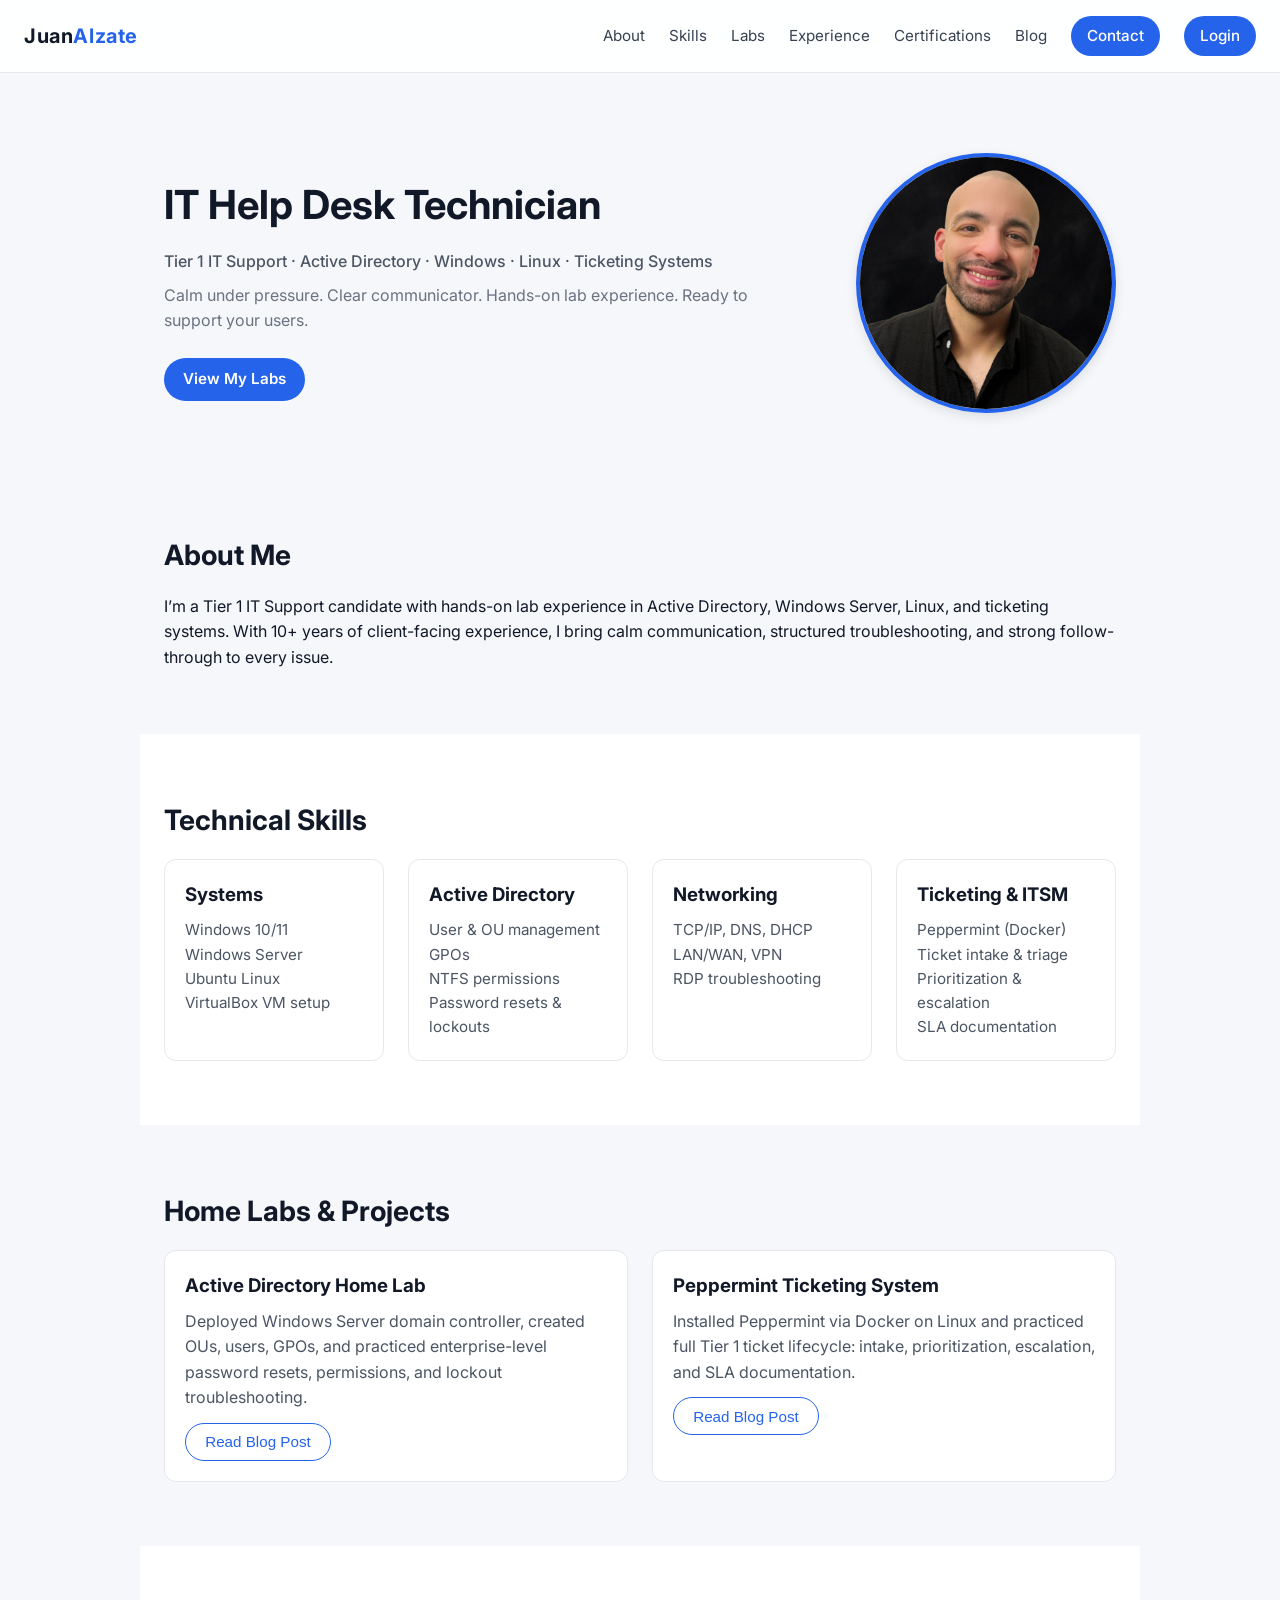
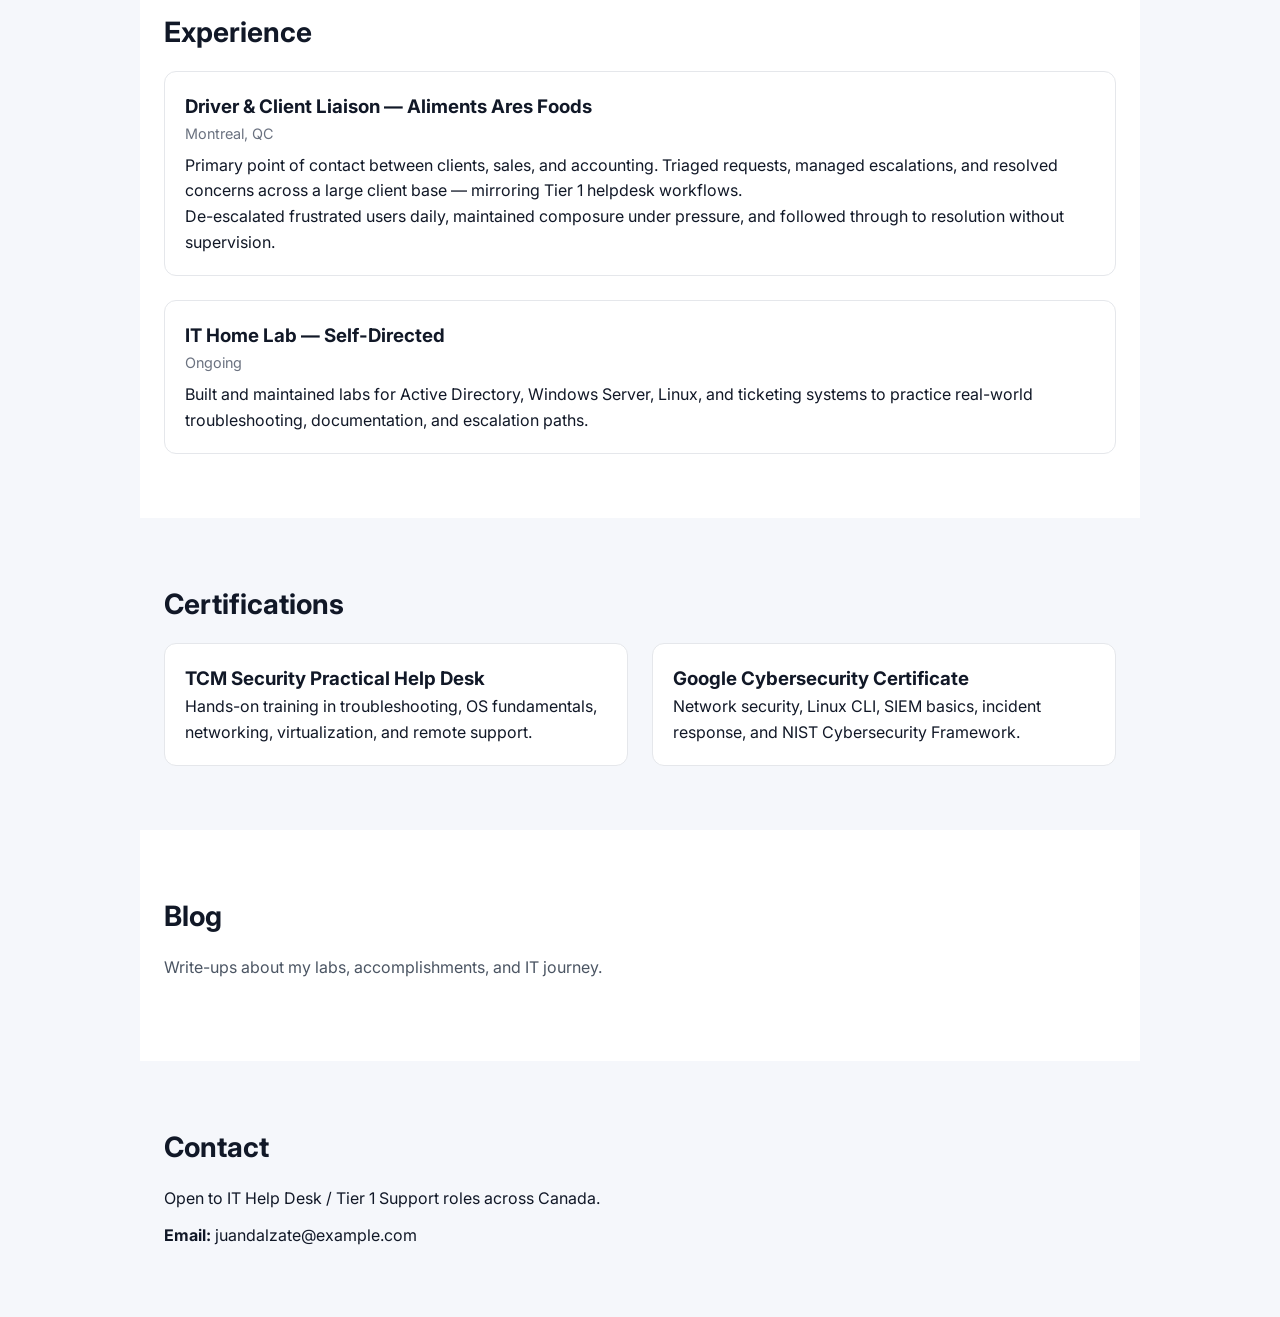
<file: index.html>
<!DOCTYPE html>
<html lang="en">

<head>
    <meta charset="UTF-8" />
    <meta name="viewport" content="width=device-width, initial-scale=1.0" />
    <title>Juan David Alzate | IT Help Desk Technician</title>
    <link rel="stylesheet" href="styles.css" />
    <link href="https://fonts.googleapis.com/css2?family=Inter:wght@300;400;600;700&display=swap" rel="stylesheet">
</head>

<body>
    <!-- NAVBAR -->
    <header class="navbar">
        <div class="logo">Juan<span>Alzate</span></div>

        <nav class="nav-links" id="navLinks">
            <button class="close-btn" onclick="toggleMenu()">✕</button>
            <a href="#about">About</a>
            <a href="#skills">Skills</a>
            <a href="#labs">Labs</a>
            <a href="#experience">Experience</a>
            <a href="#certs">Certifications</a>
            <a href="blog.html">Blog</a>
            <a href="#contact" class="btn">Contact</a>
            <a href="/admin" class="btn">Login</a>
        </nav>





        <div class="hamburger" onclick="toggleMenu()">
            <span></span><span></span><span></span>
        </div>



    </header>
    <div id="overlay" class="overlay" onclick="toggleMenu()"></div>

    <!-- HERO -->
    <section class="hero">
        <div class="hero-content">
            <div class="hero-text">
                <h1>IT Help Desk Technician</h1>
                <p class="subtitle">
                    Tier 1 IT Support · Active Directory · Windows · Linux · Ticketing Systems
                </p>
                <p class="tagline">
                    Calm under pressure. Clear communicator. Hands-on lab experience. Ready to support your users.
                </p>
                <a href="#labs" class="btn hero-btn">View My Labs</a>
            </div>

            <div class="hero-photo">
                <img src="images/papa.jpg" alt="Juan David Alzate">
            </div>
        </div>
    </section>


    <!-- ABOUT -->
    <section id="about" class="section">
        <h2>About Me</h2>
        <p>
            I’m a Tier 1 IT Support candidate with hands-on lab experience in Active Directory, Windows Server,
            Linux, and ticketing systems. With 10+ years of client-facing experience, I bring calm communication,
            structured troubleshooting, and strong follow-through to every issue.
        </p>
    </section>

    <!-- SKILLS -->
    <section id="skills" class="section alt">
        <h2>Technical Skills</h2>

        <div class="skills-grid">
            <div class="skill-card">
                <h3>Systems</h3>
                <ul>
                    <li>Windows 10/11</li>
                    <li>Windows Server</li>
                    <li>Ubuntu Linux</li>
                    <li>VirtualBox VM setup</li>
                </ul>
            </div>

            <div class="skill-card">
                <h3>Active Directory</h3>
                <ul>
                    <li>User & OU management</li>
                    <li>GPOs</li>
                    <li>NTFS permissions</li>
                    <li>Password resets & lockouts</li>
                </ul>
            </div>

            <div class="skill-card">
                <h3>Networking</h3>
                <ul>
                    <li>TCP/IP, DNS, DHCP</li>
                    <li>LAN/WAN, VPN</li>
                    <li>RDP troubleshooting</li>
                </ul>
            </div>

            <div class="skill-card">
                <h3>Ticketing & ITSM</h3>
                <ul>
                    <li>Peppermint (Docker)</li>
                    <li>Ticket intake & triage</li>
                    <li>Prioritization & escalation</li>
                    <li>SLA documentation</li>
                </ul>
            </div>
        </div>
    </section>

    <!-- LABS -->
    <section id="labs" class="section">
        <h2>Home Labs & Projects</h2>

        <div class="labs-grid">

            <div class="lab-card">
                <h3>Active Directory Home Lab</h3>
                <p>
                    Deployed Windows Server domain controller, created OUs, users, GPOs, and practiced enterprise-level
                    password resets, permissions, and lockout troubleshooting.
                </p>
                <button class="btn-outline" onclick="openPost('ad-lab')">Read Blog Post</button>
            </div>

            <div class="lab-card">
                <h3>Peppermint Ticketing System</h3>
                <p>
                    Installed Peppermint via Docker on Linux and practiced full Tier 1 ticket lifecycle: intake,
                    prioritization, escalation, and SLA documentation.
                </p>
                <button class="btn-outline" onclick="openPost('peppermint')">Read Blog Post</button>
            </div>

            <!-- <div class="lab-card">
                <h3>Google Cybersecurity Labs</h3>
                <p>
                    Completed hands-on labs in Linux CLI, SIEM basics, log analysis, and incident response fundamentals.
                </p>
                <button class="btn-outline" onclick="openPost('google-cyber')">Read Blog Post</button>
            </div> -->

        </div>
    </section>

    <!-- EXPERIENCE -->
    <section id="experience" class="section alt">
        <h2>Experience</h2>

        <div class="timeline">

            <div class="timeline-item">
                <h3>Driver & Client Liaison — Aliments Ares Foods</h3>
                <p class="meta">Montreal, QC</p>
                <p>
                    Primary point of contact between clients, sales, and accounting. Triaged requests, managed
                    escalations, and resolved concerns across a large client base — mirroring Tier 1 helpdesk workflows.
                </p>
                <p>
                    De-escalated frustrated users daily, maintained composure under pressure, and followed through to
                    resolution without supervision.
                </p>
            </div>

            <div class="timeline-item">
                <h3>IT Home Lab — Self-Directed</h3>
                <p class="meta">Ongoing</p>
                <p>
                    Built and maintained labs for Active Directory, Windows Server, Linux, and ticketing systems to
                    practice real-world troubleshooting, documentation, and escalation paths.
                </p>
            </div>

        </div>
    </section>

    <!-- CERTIFICATIONS -->
    <section id="certs" class="section">
        <h2>Certifications</h2>

        <div class="cert-grid">
            <div class="cert-card">
                <h3>TCM Security Practical Help Desk</h3>
                <p>Hands-on training in troubleshooting, OS fundamentals, networking, virtualization, and remote
                    support.</p>
            </div>

            <div class="cert-card">
                <h3>Google Cybersecurity Certificate</h3>
                <p>Network security, Linux CLI, SIEM basics, incident response, and NIST Cybersecurity Framework.</p>
            </div>
        </div>
    </section>

    <!-- BLOG PREVIEW -->
    <section id="blog" class="section alt">
        <h2>Blog</h2>
        <p class="blog-intro">Write-ups about my labs, accomplishments, and IT journey.</p>

        <div id="blog-container" class="blog-grid"></div>
    </section>

    <!-- CONTACT -->
    <section id="contact" class="section">
        <h2>Contact</h2>
        <p>Open to IT Help Desk / Tier 1 Support roles across Canada.</p>

        <ul class="contact-list">
            <li><strong>Email:</strong> juandalzate@example.com</li>
        </ul>
    </section>

    <script src="scripts.js"></script>
</file>
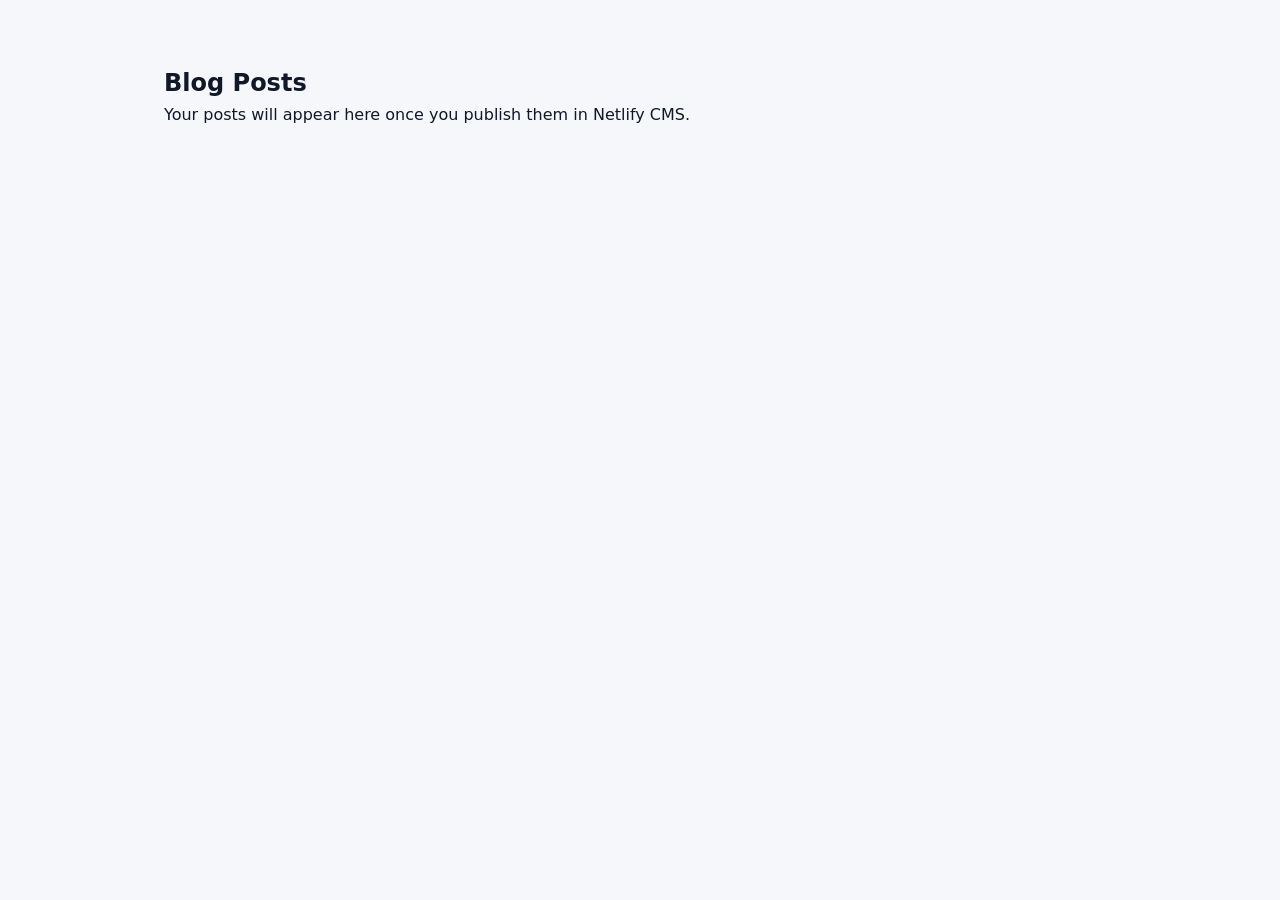
<file: blog.html>
<!DOCTYPE html>
<html lang="en">

<head>
    <meta charset="UTF-8" />
    <meta name="viewport" content="width=device-width, initial-scale=1.0" />
    <title>Blog</title>
    <link rel="stylesheet" href="styles.css" />
</head>

<body>
    <section class="section">
        <h1>Blog Posts</h1>
        <p>Your posts will appear here once you publish them in Netlify CMS.</p>

        <ul id="blog-list"></ul>
    </section>

    <script>
        // Later we can auto-load posts here
    </script>
</body>

</html>
</file>
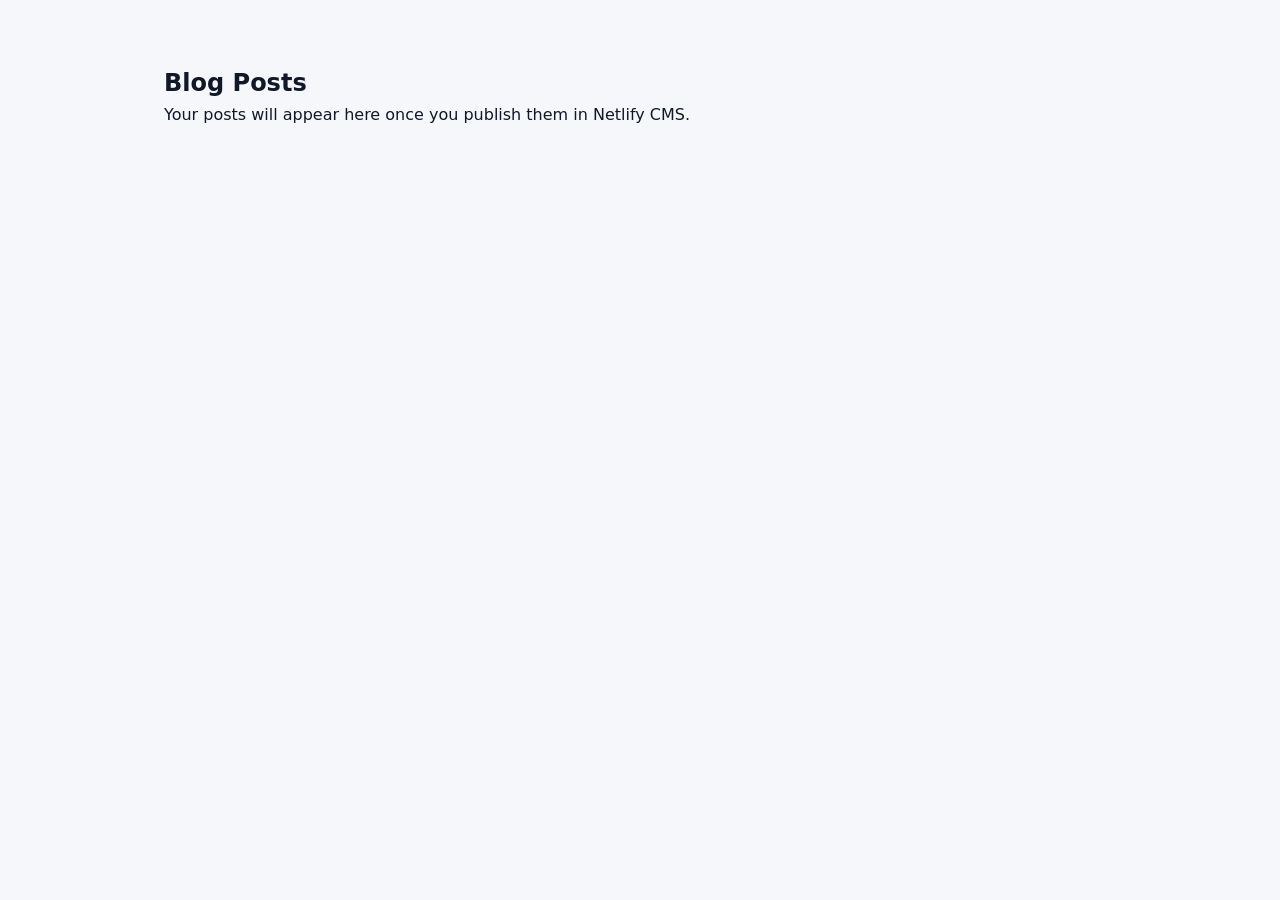
<file: helpdesk_portfolio/blog.html>
<!DOCTYPE html>
<html lang="en">

<head>
    <meta charset="UTF-8" />
    <meta name="viewport" content="width=device-width, initial-scale=1.0" />
    <title>Blog</title>
    <link rel="stylesheet" href="styles.css" />
</head>

<body>
    <section class="section">
        <h1>Blog Posts</h1>
        <p>Your posts will appear here once you publish them in Netlify CMS.</p>

        <ul id="blog-list"></ul>
    </section>

    <script>
        // Later we can auto-load posts here
    </script>
</body>

</html>
</file>
<file: styles.css>
/* Global reset */
* {
  margin: 0;
  padding: 0;
  box-sizing: border-box;
}

html {
  scroll-behavior: smooth;
}

body {
  font-family:
    "Inter",
    system-ui,
    -apple-system,
    BlinkMacSystemFont,
    sans-serif;
  background: #f5f7fb;
  color: #111827;
  line-height: 1.6;
}

/* Layout helpers */
.section {
  max-width: 1000px;
  margin: 0 auto;
  padding: 4rem 1.5rem;
}

.section.alt {
  background: #ffffff;
}

/* Navbar */
.navbar {
  position: sticky;
  top: 0;
  z-index: 50;
  display: flex;
  align-items: center;
  justify-content: space-between;
  padding: 1rem 1.5rem;
  background: rgba(255, 255, 255, 0.9);
  backdrop-filter: blur(10px);
  border-bottom: 1px solid #e5e7eb;
}

/* Mobile menu overlay */
.overlay {
  position: fixed;
  inset: 0;
  background: rgba(0, 0, 0, 0.45);
  opacity: 0;
  pointer-events: none;
  transition: opacity 0.25s ease;
  z-index: 40;
}

.overlay.active {
  opacity: 1;
  pointer-events: auto;
}

.logo {
  font-weight: 700;
  font-size: 1.25rem;
  letter-spacing: 0.03em;
}

.logo span {
  color: #2563eb;
}

.nav-links {
  display: flex;
  align-items: center;
  gap: 1.5rem;
}

.nav-links a {
  text-decoration: none;
  color: #374151;
  font-size: 0.95rem;
  transition: color 0.2s ease;
}

.nav-links a:hover {
  color: #2563eb;
}

.nav-links .btn {
  padding: 0.5rem 1rem;
  border-radius: 999px;
  background: #2563eb;
  color: #ffffff;
  font-weight: 500;
}

/* Hamburger (mobile) */
.hamburger {
  display: none;
  flex-direction: column;
  gap: 0.25rem;
  cursor: pointer;
}

.hamburger span {
  width: 22px;
  height: 2px;
  background: #111827;
}

/* Close button inside mobile menu */
.close-btn {
  display: none;
  background: none;
  border: none;
  font-size: 1.25rem;
  margin-left: auto;
  cursor: pointer;
}

.hero-content {
  display: flex;
  align-items: center;
  justify-content: space-between;
  gap: 2rem;
}

.hero-photo img {
  width: 260px;
  height: 260px;
  object-fit: cover;
  border-radius: 50%;
  border: 4px solid #2563eb;
  box-shadow: 0 4px 12px rgba(0, 0, 0, 0.1);
}

/* Mobile */
@media (max-width: 768px) {
  .hero-content {
    flex-direction: column-reverse;
    text-align: center;
  }

  .hero-photo img {
    width: 180px;
    height: 180px;
  }
}

/* Hero */
.hero {
  padding: 5rem 1.5rem 3rem;
  max-width: 1000px;
  margin: 0 auto;
}

.hero-text h1 {
  font-size: 2.5rem;
  margin-bottom: 0.75rem;
}

.subtitle {
  color: #4b5563;
  font-weight: 500;
  margin-bottom: 0.5rem;
}

.tagline {
  color: #6b7280;
  max-width: 600px;
  margin-bottom: 1.5rem;
}

.btn,
.btn-outline {
  display: inline-block;
  padding: 0.6rem 1.2rem;
  border-radius: 999px;
  font-size: 0.95rem;
  border: none;
  cursor: pointer;
  text-decoration: none;
}

.hero-btn {
  background: #2563eb;
  color: #ffffff;
  font-weight: 600;
}

.btn-outline {
  border: 1px solid #2563eb;
  color: #2563eb;
  background: transparent;
}

.btn-outline:hover {
  background: #2563eb;
  color: #ffffff;
}

/* Headings */
.section h2 {
  font-size: 1.75rem;
  margin-bottom: 1rem;
}

/* Skills grid */
.skills-grid {
  display: grid;
  grid-template-columns: repeat(auto-fit, minmax(220px, 1fr));
  gap: 1.5rem;
  margin-top: 1rem;
}

.skill-card {
  background: #ffffff;
  border-radius: 0.75rem;
  padding: 1.25rem;
  border: 1px solid #e5e7eb;
}

.skill-card h3 {
  margin-bottom: 0.5rem;
}

.skill-card ul {
  list-style: none;
  color: #4b5563;
  font-size: 0.95rem;
}

/* Labs */
.labs-grid {
  display: grid;
  grid-template-columns: repeat(auto-fit, minmax(260px, 1fr));
  gap: 1.5rem;
  margin-top: 1rem;
}

.lab-card {
  background: #ffffff;
  border-radius: 0.75rem;
  padding: 1.25rem;
  border: 1px solid #e5e7eb;
}

.lab-card h3 {
  margin-bottom: 0.5rem;
}

.lab-card p {
  color: #4b5563;
  margin-bottom: 0.75rem;
}

/* Timeline (Experience) */
.timeline {
  display: flex;
  flex-direction: column;
  gap: 1.5rem;
  margin-top: 1rem;
}

.timeline-item {
  background: #ffffff;
  border-radius: 0.75rem;
  padding: 1.25rem;
  border: 1px solid #e5e7eb;
}

.timeline-item .meta {
  font-size: 0.9rem;
  color: #6b7280;
  margin-bottom: 0.5rem;
}

/* Certifications */
.cert-grid {
  display: grid;
  grid-template-columns: repeat(auto-fit, minmax(260px, 1fr));
  gap: 1.5rem;
  margin-top: 1rem;
}

.cert-card {
  background: #ffffff;
  border-radius: 0.75rem;
  padding: 1.25rem;
  border: 1px solid #e5e7eb;
}

/* Blog section on homepage */
.blog-intro {
  color: #4b5563;
  margin-bottom: 1rem;
}

.blog-grid {
  display: grid;
  grid-template-columns: repeat(auto-fit, minmax(260px, 1fr));
  gap: 1.5rem;
}

/* Blog list page */
#blog-list {
  list-style: none;
  margin-top: 1rem;
}

#blog-list li {
  margin-bottom: 0.5rem;
}

#blog-list a {
  color: #2563eb;
  text-decoration: none;
}

#blog-list a:hover {
  text-decoration: underline;
}

/* Post template */
.post-container {
  max-width: 700px;
  margin: 0 auto;
  background: #ffffff;
  border-radius: 0.75rem;
  padding: 2rem 1.5rem;
  border: 1px solid #e5e7eb;
}

.post-container h1,
.post-container h2,
.post-container h3 {
  margin-top: 1.25rem;
  margin-bottom: 0.5rem;
}

.post-container p {
  margin-bottom: 0.75rem;
  color: #374151;
}

.post-container ul,
.post-container ol {
  margin-left: 1.25rem;
  margin-bottom: 0.75rem;
}

/* Contact */
.contact-list {
  list-style: none;
  margin-top: 0.75rem;
}

.contact-list li {
  margin-bottom: 0.25rem;
}

/* Responsive */
@media (max-width: 768px) {
  .nav-links {
    position: fixed;
    inset: 0;
    background: #ffffff;
    flex-direction: column;
    justify-content: flex-start;
    padding: 1.5rem;
    transform: translateX(100%);
    transition: transform 0.25s ease;
  }

  .nav-links a {
    color: #d7dde7;
  }

  .nav-links.active {
    transform: translateX(0);
  }

  .close-btn {
    display: block;
    margin-bottom: 1rem;
  }

  .hamburger {
    display: flex;
  }

  .hero {
    padding-top: 4rem;
  }
}
</file>
<file: helpdesk_portfolio/styles.css>
/* Global reset */
* {
  margin: 0;
  padding: 0;
  box-sizing: border-box;
}

html {
  scroll-behavior: smooth;
}

body {
  font-family:
    "Inter",
    system-ui,
    -apple-system,
    BlinkMacSystemFont,
    sans-serif;
  background: #f5f7fb;
  color: #111827;
  line-height: 1.6;
}

/* Layout helpers */
.section {
  max-width: 1000px;
  margin: 0 auto;
  padding: 4rem 1.5rem;
}

.section.alt {
  background: #ffffff;
}

/* Navbar */
.navbar {
  position: sticky;
  top: 0;
  z-index: 50;
  display: flex;
  align-items: center;
  justify-content: space-between;
  padding: 1rem 1.5rem;
  background: rgba(255, 255, 255, 0.9);
  backdrop-filter: blur(10px);
  border-bottom: 1px solid #e5e7eb;
}

/* Mobile menu overlay */
.overlay {
  position: fixed;
  inset: 0;
  background: rgba(0, 0, 0, 0.45);
  opacity: 0;
  pointer-events: none;
  transition: opacity 0.25s ease;
  z-index: 40;
}

.overlay.active {
  opacity: 1;
  pointer-events: auto;
}

.logo {
  font-weight: 700;
  font-size: 1.25rem;
  letter-spacing: 0.03em;
}

.logo span {
  color: #2563eb;
}

.nav-links {
  display: flex;
  align-items: center;
  gap: 1.5rem;
}

.nav-links a {
  text-decoration: none;
  color: #374151;
  font-size: 0.95rem;
  transition: color 0.2s ease;
}

.nav-links a:hover {
  color: #2563eb;
}

.nav-links .btn {
  padding: 0.5rem 1rem;
  border-radius: 999px;
  background: #2563eb;
  color: #ffffff;
  font-weight: 500;
}

/* Hamburger (mobile) */
.hamburger {
  display: none;
  flex-direction: column;
  gap: 0.25rem;
  cursor: pointer;
}

.hamburger span {
  width: 22px;
  height: 2px;
  background: #111827;
}

/* Close button inside mobile menu */
.close-btn {
  display: none;
  background: none;
  border: none;
  font-size: 1.25rem;
  margin-left: auto;
  cursor: pointer;
}

.hero-content {
  display: flex;
  align-items: center;
  justify-content: space-between;
  gap: 2rem;
}

.hero-photo img {
  width: 260px;
  height: 260px;
  object-fit: cover;
  border-radius: 50%;
  border: 4px solid #2563eb;
  box-shadow: 0 4px 12px rgba(0, 0, 0, 0.1);
}

/* Mobile */
@media (max-width: 768px) {
  .hero-content {
    flex-direction: column-reverse;
    text-align: center;
  }

  .hero-photo img {
    width: 180px;
    height: 180px;
  }
}

/* Hero */
.hero {
  padding: 5rem 1.5rem 3rem;
  max-width: 1000px;
  margin: 0 auto;
}

.hero-text h1 {
  font-size: 2.5rem;
  margin-bottom: 0.75rem;
}

.subtitle {
  color: #4b5563;
  font-weight: 500;
  margin-bottom: 0.5rem;
}

.tagline {
  color: #6b7280;
  max-width: 600px;
  margin-bottom: 1.5rem;
}

.btn,
.btn-outline {
  display: inline-block;
  padding: 0.6rem 1.2rem;
  border-radius: 999px;
  font-size: 0.95rem;
  border: none;
  cursor: pointer;
  text-decoration: none;
}

.hero-btn {
  background: #2563eb;
  color: #ffffff;
  font-weight: 600;
}

.btn-outline {
  border: 1px solid #2563eb;
  color: #2563eb;
  background: transparent;
}

.btn-outline:hover {
  background: #2563eb;
  color: #ffffff;
}

/* Headings */
.section h2 {
  font-size: 1.75rem;
  margin-bottom: 1rem;
}

/* Skills grid */
.skills-grid {
  display: grid;
  grid-template-columns: repeat(auto-fit, minmax(220px, 1fr));
  gap: 1.5rem;
  margin-top: 1rem;
}

.skill-card {
  background: #ffffff;
  border-radius: 0.75rem;
  padding: 1.25rem;
  border: 1px solid #e5e7eb;
}

.skill-card h3 {
  margin-bottom: 0.5rem;
}

.skill-card ul {
  list-style: none;
  color: #4b5563;
  font-size: 0.95rem;
}

/* Labs */
.labs-grid {
  display: grid;
  grid-template-columns: repeat(auto-fit, minmax(260px, 1fr));
  gap: 1.5rem;
  margin-top: 1rem;
}

.lab-card {
  background: #ffffff;
  border-radius: 0.75rem;
  padding: 1.25rem;
  border: 1px solid #e5e7eb;
}

.lab-card h3 {
  margin-bottom: 0.5rem;
}

.lab-card p {
  color: #4b5563;
  margin-bottom: 0.75rem;
}

/* Timeline (Experience) */
.timeline {
  display: flex;
  flex-direction: column;
  gap: 1.5rem;
  margin-top: 1rem;
}

.timeline-item {
  background: #ffffff;
  border-radius: 0.75rem;
  padding: 1.25rem;
  border: 1px solid #e5e7eb;
}

.timeline-item .meta {
  font-size: 0.9rem;
  color: #6b7280;
  margin-bottom: 0.5rem;
}

/* Certifications */
.cert-grid {
  display: grid;
  grid-template-columns: repeat(auto-fit, minmax(260px, 1fr));
  gap: 1.5rem;
  margin-top: 1rem;
}

.cert-card {
  background: #ffffff;
  border-radius: 0.75rem;
  padding: 1.25rem;
  border: 1px solid #e5e7eb;
}

/* Blog section on homepage */
.blog-intro {
  color: #4b5563;
  margin-bottom: 1rem;
}

.blog-grid {
  display: grid;
  grid-template-columns: repeat(auto-fit, minmax(260px, 1fr));
  gap: 1.5rem;
}

/* Blog list page */
#blog-list {
  list-style: none;
  margin-top: 1rem;
}

#blog-list li {
  margin-bottom: 0.5rem;
}

#blog-list a {
  color: #2563eb;
  text-decoration: none;
}

#blog-list a:hover {
  text-decoration: underline;
}

/* Post template */
.post-container {
  max-width: 700px;
  margin: 0 auto;
  background: #ffffff;
  border-radius: 0.75rem;
  padding: 2rem 1.5rem;
  border: 1px solid #e5e7eb;
}

.post-container h1,
.post-container h2,
.post-container h3 {
  margin-top: 1.25rem;
  margin-bottom: 0.5rem;
}

.post-container p {
  margin-bottom: 0.75rem;
  color: #374151;
}

.post-container ul,
.post-container ol {
  margin-left: 1.25rem;
  margin-bottom: 0.75rem;
}

/* Contact */
.contact-list {
  list-style: none;
  margin-top: 0.75rem;
}

.contact-list li {
  margin-bottom: 0.25rem;
}

/* Responsive */
@media (max-width: 768px) {
  .nav-links {
    position: fixed;
    inset: 0;
    background: #ffffff;
    flex-direction: column;
    justify-content: flex-start;
    padding: 1.5rem;
    transform: translateX(100%);
    transition: transform 0.25s ease;
  }

  .nav-links a {
    color: #d7dde7;
  }

  .nav-links.active {
    transform: translateX(0);
  }

  .close-btn {
    display: block;
    margin-bottom: 1rem;
  }

  .hamburger {
    display: flex;
  }

  .hero {
    padding-top: 4rem;
  }
}
</file>
